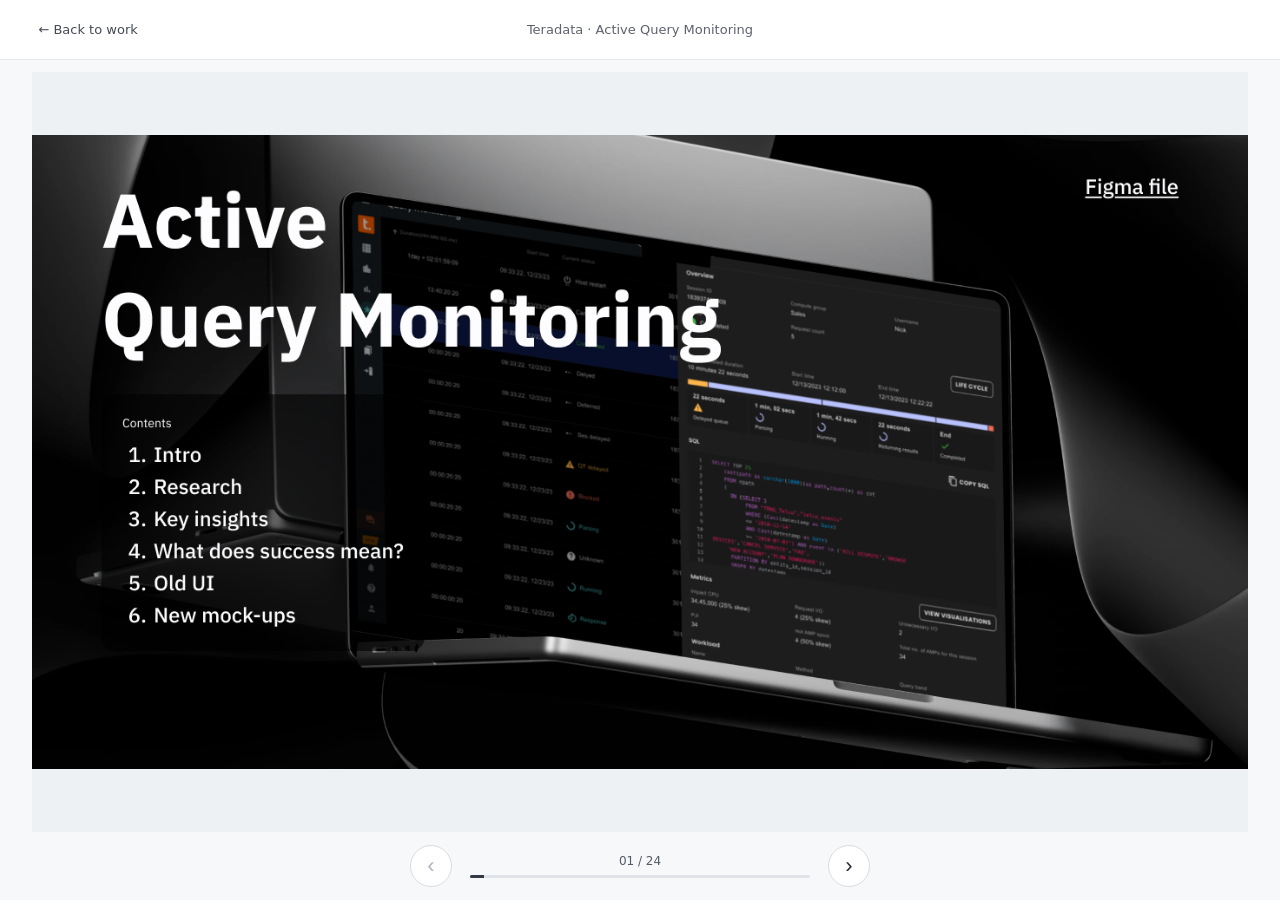
<file: case-study-aqm.html>
﻿<!DOCTYPE html>
<html lang="en">
<head>
  <meta charset="UTF-8" />
  <meta name="viewport" content="width=device-width, initial-scale=1.0" />
  <meta name="description" content="Teradata Active Query Monitoring case study — a 24-slide presentation." />
  <meta name="theme-color" content="#f7f8fa" />
  <link rel="icon" type="image/svg+xml" href="./favicon.svg" />
  <title>Teradata AQM Case Study — Saideep</title>
  <style>
    :root { color-scheme: light; font-family: Inter, ui-sans-serif, system-ui, -apple-system, BlinkMacSystemFont, "Segoe UI", sans-serif; color: #171923; background: #f7f8fa; }
    * { box-sizing: border-box; }
    html, body { width: 100%; height: 100%; margin: 0; }
    body { min-height: 100svh; display: flex; flex-direction: column; overflow: hidden; }
    .topbar { height: 60px; flex: 0 0 60px; padding: 0 clamp(16px, 3vw, 44px); display: grid; grid-template-columns: 1fr auto 1fr; align-items: center; border-bottom: 1px solid #e6e8ec; background: #fff; }
    .back-link { justify-self: start; color: #454a55; font-size: 13px; text-decoration: none; }
    .back-link:hover, .back-link:focus-visible { color: #111; text-decoration: underline; }
    .deck-title { color: #5d626d; font-size: 13px; }
    .deck { min-height: 0; flex: 1; display: flex; flex-direction: column; padding: 12px clamp(12px, 2.5vw, 36px) 0; }
    .slide-stage { min-height: 0; flex: 1; display: grid; place-items: center; background: #eef1f4; }
    .slide-image { display: block; width: auto; height: auto; max-width: 100%; max-height: 100%; object-fit: contain; aspect-ratio: 1400 / 731; background: #fff; }
    .controls { min-height: 68px; flex: 0 0 68px; display: flex; align-items: center; justify-content: center; gap: 18px; }
    .arrow { width: 42px; height: 42px; display: grid; place-items: center; border: 1px solid #d9dce2; border-radius: 50%; background: #fff; color: #252934; font-size: 22px; cursor: pointer; transition: background .15s ease, border-color .15s ease; }
    .arrow:hover:not(:disabled), .arrow:focus-visible { border-color: #aeb3bd; background: #f0f1f3; }
    .arrow:disabled { color: #aeb3bd; cursor: default; }
    .deck-status { width: min(340px, 42vw); display: grid; gap: 7px; }
    .deck-count { color: #555b66; font-size: 12px; font-variant-numeric: tabular-nums; text-align: center; }
    .progress { height: 3px; overflow: hidden; border-radius: 2px; background: #e1e3e8; }
    .progress-value { width: 4.167%; height: 100%; background: #333945; transition: width .2s ease; }
    .sr-only { position: absolute; width: 1px; height: 1px; padding: 0; margin: -1px; overflow: hidden; clip: rect(0, 0, 0, 0); white-space: nowrap; border: 0; }
    @media (max-width: 640px) {
      .topbar { height: 52px; flex-basis: 52px; }
      .deck-title { display: none; }
      .deck { padding: 8px 8px 0; }
      .controls { min-height: 60px; flex-basis: 60px; gap: 10px; }
      .arrow { min-width: 38px; height: 38px; }
    }
    @media (prefers-reduced-motion: reduce) { *, *::before, *::after { scroll-behavior: auto !important; transition-duration: .01ms !important; } }
  </style>
</head>
<body>
  <header class="topbar">
    <a class="back-link" href="./index.html">← Back to work</a>
    <span class="deck-title">Teradata · Active Query Monitoring</span>
  </header>
  <main class="deck" aria-label="Teradata Active Query Monitoring case study slides">
    <div class="slide-stage" id="slide-stage">
      <img class="slide-image" id="slide-image" src="./AQM%20case%20study%20assets/00-cover.png" width="1400" height="731" alt="Slide 1: Cover" fetchpriority="high" />
    </div>
    <nav class="controls" aria-label="Slide navigation">
      <button class="arrow" id="previous" type="button" aria-label="Previous slide" disabled>‹</button>
      <div class="deck-status">
        <span class="deck-count" id="deck-count">01 / 24</span>
        <div class="progress" role="progressbar" id="progress" aria-label="Slide progress" aria-valuemin="1" aria-valuemax="24" aria-valuenow="1"><div class="progress-value" id="progress-value"></div></div>
      </div>
      <button class="arrow" id="next" type="button" aria-label="Next slide">›</button>
    </nav>
  </main>
  <p class="sr-only" id="slide-announcement" aria-live="polite">Slide 1 of 24: Cover</p>
  <script>
    (() => {
      const slides = [
        ['00-cover.png', 'Cover'],
        ['01-intro.png', 'Introduction'],
        ['02-what-is-td-vcl.png', 'What is TD VCL?'],
        ['03-what-is-aqm.png', 'What is AQM?'],
        ['04-users.png', 'Users'],
        ['05-existing-knowledge.png', 'Existing knowledge'],
        ['06-comp-analysis.png', 'Competitive analysis'],
        ['07-all-main-insights.png', 'Main insights'],
        ['08-nsm.png', 'North Star Metric'],
        ['09-ideations.png', 'Ideations'],
        ['10-old-ui.png', 'Existing interface'],
        ['11-old-ui.png', 'Existing interface'],
        ['12-old-ui.png', 'Existing interface'],
        ['13-ideations.png', 'Ideations'],
        ['14-ideations.png', 'Ideations'],
        ['15-final-solution.png', 'Final solution'],
        ['16-mock-ups.png', 'Mock-up'],
        ['17-mock-ups.png', 'Mock-up'],
        ['18-mock-ups.png', 'Mock-up'],
        ['19-mock-ups.png', 'Mock-up'],
        ['20-mock-ups.png', 'Mock-up'],
        ['21-final-solution.png', 'Final solution'],
        ['22-final-solution.png', 'Final solution'],
        ['23-thank-you.png', 'Thank you']
      ];
      const image = document.getElementById('slide-image');
      const previous = document.getElementById('previous');
      const next = document.getElementById('next');
      const count = document.getElementById('deck-count');
      const progress = document.getElementById('progress');
      const progressValue = document.getElementById('progress-value');
      const announcement = document.getElementById('slide-announcement');
      let current = 0;

      function show(index) {
        current = Math.max(0, Math.min(slides.length - 1, index));
        const [file, title] = slides[current];
        image.src = `./AQM%20case%20study%20assets/${file}`;
        image.alt = `Slide ${current + 1}: ${title}`;
        count.textContent = `${String(current + 1).padStart(2, '0')} / ${String(slides.length).padStart(2, '0')}`;
        previous.disabled = current === 0;
        next.disabled = current === slides.length - 1;
        progressValue.style.width = `${((current + 1) / slides.length) * 100}%`;
        progress.setAttribute('aria-valuenow', String(current + 1));
        announcement.textContent = `Slide ${current + 1} of ${slides.length}: ${title}`;
      }

      previous.addEventListener('click', () => show(current - 1));
      next.addEventListener('click', () => show(current + 1));
      document.addEventListener('keydown', (event) => {
        if (event.altKey || event.ctrlKey || event.metaKey || event.target.closest('input, textarea, select, [contenteditable="true"]')) return;
        if (event.key === 'ArrowLeft') { event.preventDefault(); show(current - 1); }
        if (event.key === 'ArrowRight') { event.preventDefault(); show(current + 1); }
        if (event.key === 'Home') { event.preventDefault(); show(0); }
        if (event.key === 'End') { event.preventDefault(); show(slides.length - 1); }
      });

      let touchStartX = null;
      document.getElementById('slide-stage').addEventListener('touchstart', (event) => { touchStartX = event.changedTouches[0].clientX; }, { passive: true });
      document.getElementById('slide-stage').addEventListener('touchend', (event) => {
        if (touchStartX === null) return;
        const delta = event.changedTouches[0].clientX - touchStartX;
        if (Math.abs(delta) > 48) show(current + (delta < 0 ? 1 : -1));
        touchStartX = null;
      }, { passive: true });
    })();
  </script>
</body>
</html>
</file>
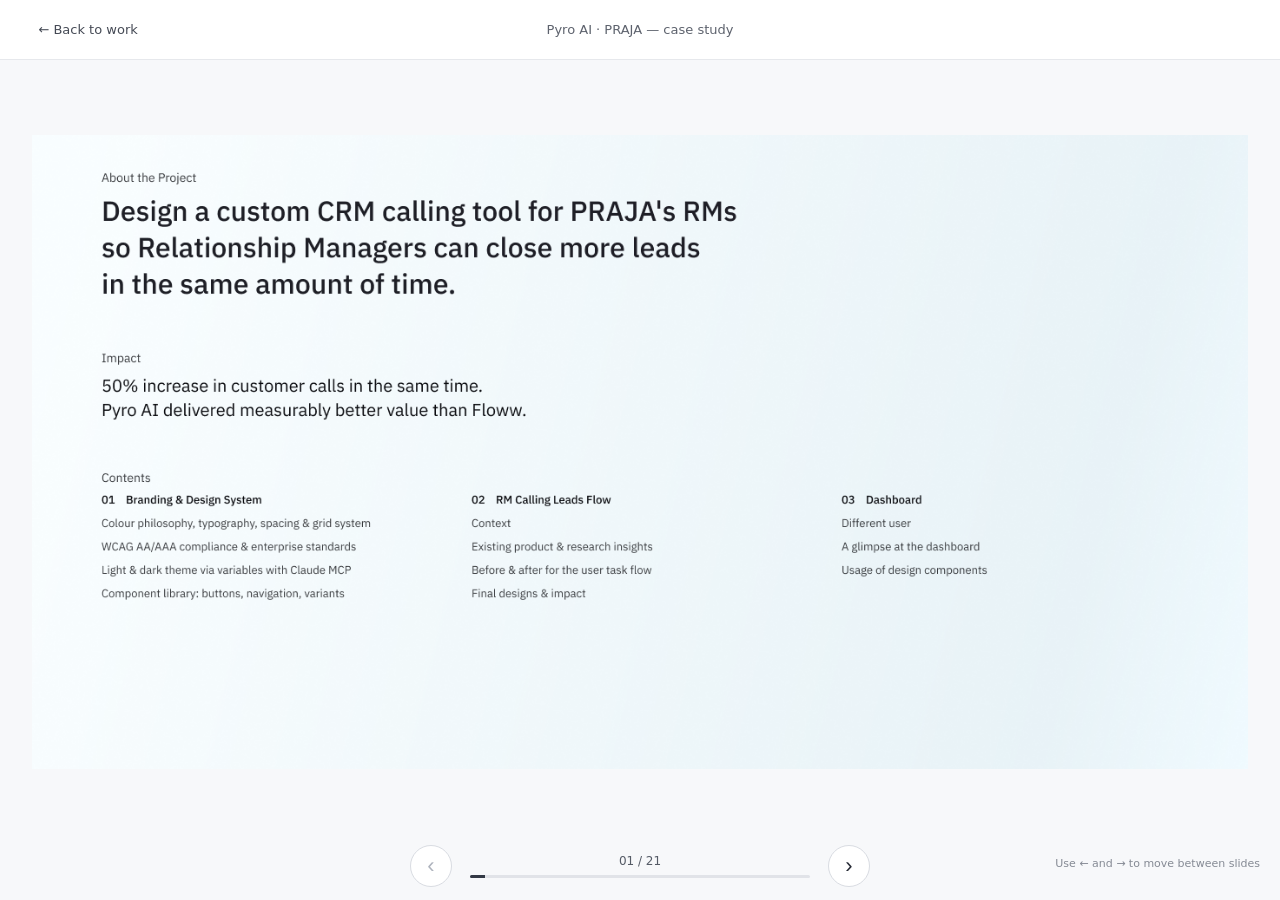
<file: case-study-pyro.html>
<!DOCTYPE html>
<html lang="en">
<head>
  <meta charset="UTF-8" />
  <meta name="viewport" content="width=device-width, initial-scale=1.0" />
  <meta name="description" content="Pyro AI's 21-slide case study: a CRM calling tool designed for PRAJA's Relationship Managers." />
  <meta name="theme-color" content="#f7f8fa" />
  <link rel="icon" type="image/svg+xml" href="./favicon.svg" />
  <title>Pyro AI Case Study — Saideep</title>
  <style>
    :root { color-scheme: light; font-family: Inter, ui-sans-serif, system-ui, -apple-system, BlinkMacSystemFont, "Segoe UI", sans-serif; color: #171923; background: #f7f8fa; }
    * { box-sizing: border-box; }
    html, body { width: 100%; height: 100%; margin: 0; }
    body { min-height: 100svh; display: flex; flex-direction: column; overflow: hidden; }
    .topbar { height: 60px; flex: 0 0 60px; padding: 0 clamp(16px, 3vw, 44px); display: grid; grid-template-columns: 1fr auto 1fr; align-items: center; border-bottom: 1px solid #e6e8ec; background: #fff; }
    .deck-title { color: #5d626d; font-size: 13px; }
    .back-link { justify-self: start; color: #454a55; font-size: 13px; text-decoration: none; }
    .back-link:hover, .back-link:focus-visible { color: #111; text-decoration: underline; }
    .deck { min-height: 0; flex: 1; display: flex; flex-direction: column; padding: 12px clamp(12px, 2.5vw, 36px) 0; }
    .slide-stage { min-height: 0; flex: 1; display: grid; place-items: center; }
    .slide-image { display: block; width: auto; height: auto; max-width: 100%; max-height: 100%; object-fit: contain; aspect-ratio: 1400 / 731; background: #edf3f5; }
    .slide-image.is-loading { opacity: .72; }
    .slide-copy { width: min(100%, 1400px, calc((100svh - 140px) * 1.915)); max-width: 100%; aspect-ratio: 1400 / 731; position: relative; overflow: hidden; background: linear-gradient(115deg, #f8fbfc 0%, #eaf5f9 100%); }
    .slide-copy-label { position: absolute; top: 7.5%; left: 7%; color: #535963; font-size: clamp(12px, 1.2vw, 18px); }
    .slide-copy h1 { position: absolute; top: 17%; left: 7%; max-width: 70%; margin: 0; color: #171923; font-size: clamp(38px, 5vw, 82px); font-weight: 700; letter-spacing: -.035em; line-height: 1.15; white-space: pre-line; }
    .controls { min-height: 68px; flex: 0 0 68px; display: flex; align-items: center; justify-content: center; gap: 18px; }
    .arrow { width: 42px; height: 42px; display: grid; place-items: center; border: 1px solid #d9dce2; border-radius: 50%; background: #fff; color: #252934; font-size: 22px; cursor: pointer; transition: background .15s ease, border-color .15s ease; }
    .arrow:hover:not(:disabled), .arrow:focus-visible { border-color: #aeb3bd; background: #f0f1f3; }
    .arrow:disabled { color: #aeb3bd; cursor: default; }
    .deck-status { width: min(340px, 42vw); display: grid; gap: 7px; }
    .deck-count { color: #555b66; font-size: 12px; font-variant-numeric: tabular-nums; text-align: center; }
    .progress { height: 3px; overflow: hidden; border-radius: 2px; background: #e1e3e8; }
    .progress-value { width: 4.545%; height: 100%; background: #333945; transition: width .2s ease; }
    .keyboard-hint { position: fixed; right: 20px; bottom: 19px; color: #858a94; font-size: 11px; }
    .sr-only { position: absolute; width: 1px; height: 1px; padding: 0; margin: -1px; overflow: hidden; clip: rect(0, 0, 0, 0); white-space: nowrap; border: 0; }
    @media (max-width: 640px) {
      .topbar { height: 52px; flex-basis: 52px; }
      .deck-title { display: none; }
      .deck { padding: 8px 8px 0; }
      .slide-stage { align-items: center; }
      .slide-copy { width: min(100%, 1400px, calc((100svh - 120px) * 1.915)); }
      .slide-copy h1 { max-width: 78%; font-size: clamp(34px, 9vw, 58px); }
      .controls { min-height: 60px; flex-basis: 60px; gap: 12px; }
      .arrow { width: 38px; height: 38px; }
      .keyboard-hint { display: none; }
    }
    @media (prefers-reduced-motion: reduce) { *, *::before, *::after { scroll-behavior: auto !important; transition-duration: .01ms !important; } }
  </style>
</head>
<body>
  <header class="topbar">
    <a class="back-link" href="./index.html">← Back to work</a>
    <span class="deck-title">Pyro AI · PRAJA — case study</span>
  </header>

  <main class="deck" aria-label="Pyro AI case study slides">
    <div class="slide-stage" id="slide-stage" aria-live="polite">
      <img class="slide-image is-loading" id="slide-image" src="./Pyro%20case%20study%20assets/Intro.png" width="1400" height="731" alt="Slide 1: About the project and case study contents" fetchpriority="high" />
      <div class="slide-copy" id="slide-copy" hidden>
        <span class="slide-copy-label" id="slide-copy-label">Impact</span>
        <h1 id="slide-copy-heading">Using UI components to solve the problem</h1>
      </div>
    </div>
    <nav class="controls" aria-label="Slide navigation">
      <button class="arrow" id="previous" type="button" aria-label="Previous slide" disabled>‹</button>
      <div class="deck-status">
        <span class="deck-count" id="deck-count">01 / 21</span>
        <div class="progress" role="progressbar" id="progress" aria-label="Slide progress" aria-valuemin="1" aria-valuemax="21" aria-valuenow="1"><div class="progress-value" id="progress-value"></div></div>
      </div>
      <button class="arrow" id="next" type="button" aria-label="Next slide">›</button>
    </nav>
  </main>
  <p class="keyboard-hint" aria-hidden="true">Use ← and → to move between slides</p>
  <p class="sr-only" id="slide-announcement" aria-live="polite">Slide 1 of 21</p>

  <script>
    (() => {
      const slides = [
        { file: 'Intro.png', alt: 'About the project: custom CRM calling tool for PRAJA relationship managers, with the case study contents and impact.' },
        { file: '01 — Branding & Design System.png', alt: 'Section 1: Branding and design system.' },
        { file: 'Problem.png', alt: 'How it started: the original Pyro site and the lead list they were trying to build.' },
        { file: 'Inspirations.png', alt: 'Inspirations from data-heavy office tools including Salesforce, Flexport, ServiceNow, and Uber Freight.' },
        { file: 'Foundations — Color, Type, Spacing.png', alt: 'Color foundations: black-first palette, Georgia and IBM Plex Sans typography, and an 8-point spacing grid.' },
        { file: 'Rationale— Color, Type, Spacing.png', alt: 'Rationale: semantic token names, WCAG AAA contrast, variable-driven theming, and a global-ready typeface.' },
        { file: 'Theming— Buttons, Navigation, A11Y.png', alt: 'Theming: one variable binding supports complete light and dark experiences.' },
        { file: 'Claude Screenshot.png', alt: 'Claude Desktop: using an AI co-pilot to build and document the design system.' },
        { file: 'Components — Buttons, Navigation, A11Y.png', alt: 'Design-system components including buttons, body headers, tables, and their configurable variants.' },
        { file: 'Main struture.png', alt: 'Structure of the tools: layer 1 categories stay in left navigation while the selected information uses the main workspace.' },
        { file: 'Feature.png', alt: 'Using UI components to solve the problem for PRAJA.' },
        { file: 'Context.png', alt: 'Context: PRAJA is Pyro AI’s first client; its Relationship Managers drive daily lead calls and revenue.' },
        { file: 'Existing.png', alt: 'Existing competitor: Floww lead list, lead details, and post-call feedback screens, followed by the goal to make calling more efficient.' },
        { file: 'Research.png', alt: 'Research: on-site RM shadowing, the Floww.AI tool, and team WhatsApp briefings.' },
        { file: 'Key Insights.png', alt: 'Three research insights: information overload during calls, no live progress counter, and too many steps after each call.' },
        { label: 'Impact', heading: 'Using UI components to solve\nthe problem', alt: 'Impact: using UI components to solve the problem.' },
        { file: 'Screens of Praja from Pyro design system-1.png', alt: 'Feature mock-ups: two versions of the Relationship Manager lead-calling screen.' },
        { file: 'Screens of Praja from Pyro design system-2.png', alt: 'Feature mock-ups: call-back scheduling, post-call feedback, and a break timer.' },
        { file: 'Dashboard.png', alt: 'Admin view: dashboard for the Head of Relationship Managers, with scrollable dashboard content.' },
        { file: 'Final Impact.png', alt: 'Outcome: 50% increase in lead conversion, creating more revenue for Praja with the same time and team.' },
        { file: 'Thank you.png', alt: 'Final slide: Thank You.' }
      ];
      const base = './Pyro%20case%20study%20assets/';
      const image = document.getElementById('slide-image');
      const slideCopy = document.getElementById('slide-copy');
      const slideCopyLabel = document.getElementById('slide-copy-label');
      const slideCopyHeading = document.getElementById('slide-copy-heading');
      const previous = document.getElementById('previous');
      const next = document.getElementById('next');
      const count = document.getElementById('deck-count');
      const progress = document.getElementById('progress');
      const progressValue = document.getElementById('progress-value');
      const announcement = document.getElementById('slide-announcement');
      const loaded = new Set([0]);
      let current = 0;

      image.addEventListener('load', () => image.classList.remove('is-loading'));
      image.addEventListener('error', () => image.classList.remove('is-loading'));
      if (image.complete) image.classList.remove('is-loading');

      function preload(index) {
        if (index < 0 || index >= slides.length || loaded.has(index) || !slides[index].file) return;
        loaded.add(index);
        const warm = new Image();
        warm.decoding = 'async';
        warm.src = base + encodeURIComponent(slides[index].file).replaceAll('%2F', '/');
      }

      function show(index) {
        current = Math.max(0, Math.min(slides.length - 1, index));
        const slide = slides[current];
        if (slide.file) {
          slideCopy.hidden = true;
          image.hidden = false;
          image.classList.add('is-loading');
          image.src = base + encodeURIComponent(slide.file).replaceAll('%2F', '/');
          image.alt = `Slide ${current + 1}: ${slide.alt}`;
        } else {
          image.hidden = true;
          image.classList.remove('is-loading');
          slideCopyLabel.textContent = slide.label;
          slideCopyHeading.textContent = slide.heading;
          slideCopy.setAttribute('aria-label', slide.alt);
          slideCopy.hidden = false;
        }
        count.textContent = `${String(current + 1).padStart(2, '0')} / ${String(slides.length).padStart(2, '0')}`;
        previous.disabled = current === 0;
        next.disabled = current === slides.length - 1;
        const percent = ((current + 1) / slides.length) * 100;
        progressValue.style.width = `${percent}%`;
        progress.setAttribute('aria-valuenow', String(current + 1));
        announcement.textContent = `Slide ${current + 1} of ${slides.length}. ${slide.alt}`;
        preload(current + 1);
      }

      previous.addEventListener('click', () => show(current - 1));
      next.addEventListener('click', () => show(current + 1));
      document.addEventListener('keydown', (event) => {
        if (event.altKey || event.ctrlKey || event.metaKey || event.target.closest('input, textarea, select, [contenteditable="true"]')) return;
        if (event.key === 'ArrowLeft') { event.preventDefault(); show(current - 1); }
        if (event.key === 'ArrowRight') { event.preventDefault(); show(current + 1); }
        if (event.key === 'Home') { event.preventDefault(); show(0); }
        if (event.key === 'End') { event.preventDefault(); show(slides.length - 1); }
      });

      let touchStartX = null;
      document.getElementById('slide-stage').addEventListener('touchstart', (event) => { touchStartX = event.changedTouches[0].clientX; }, { passive: true });
      document.getElementById('slide-stage').addEventListener('touchend', (event) => {
        if (touchStartX === null) return;
        const delta = event.changedTouches[0].clientX - touchStartX;
        if (Math.abs(delta) > 48) show(current + (delta < 0 ? 1 : -1));
        touchStartX = null;
      }, { passive: true });

      if ('requestIdleCallback' in window) requestIdleCallback(() => preload(1));
      else window.setTimeout(() => preload(1), 250);
    })();
  </script>
</body>
</html>
</file>
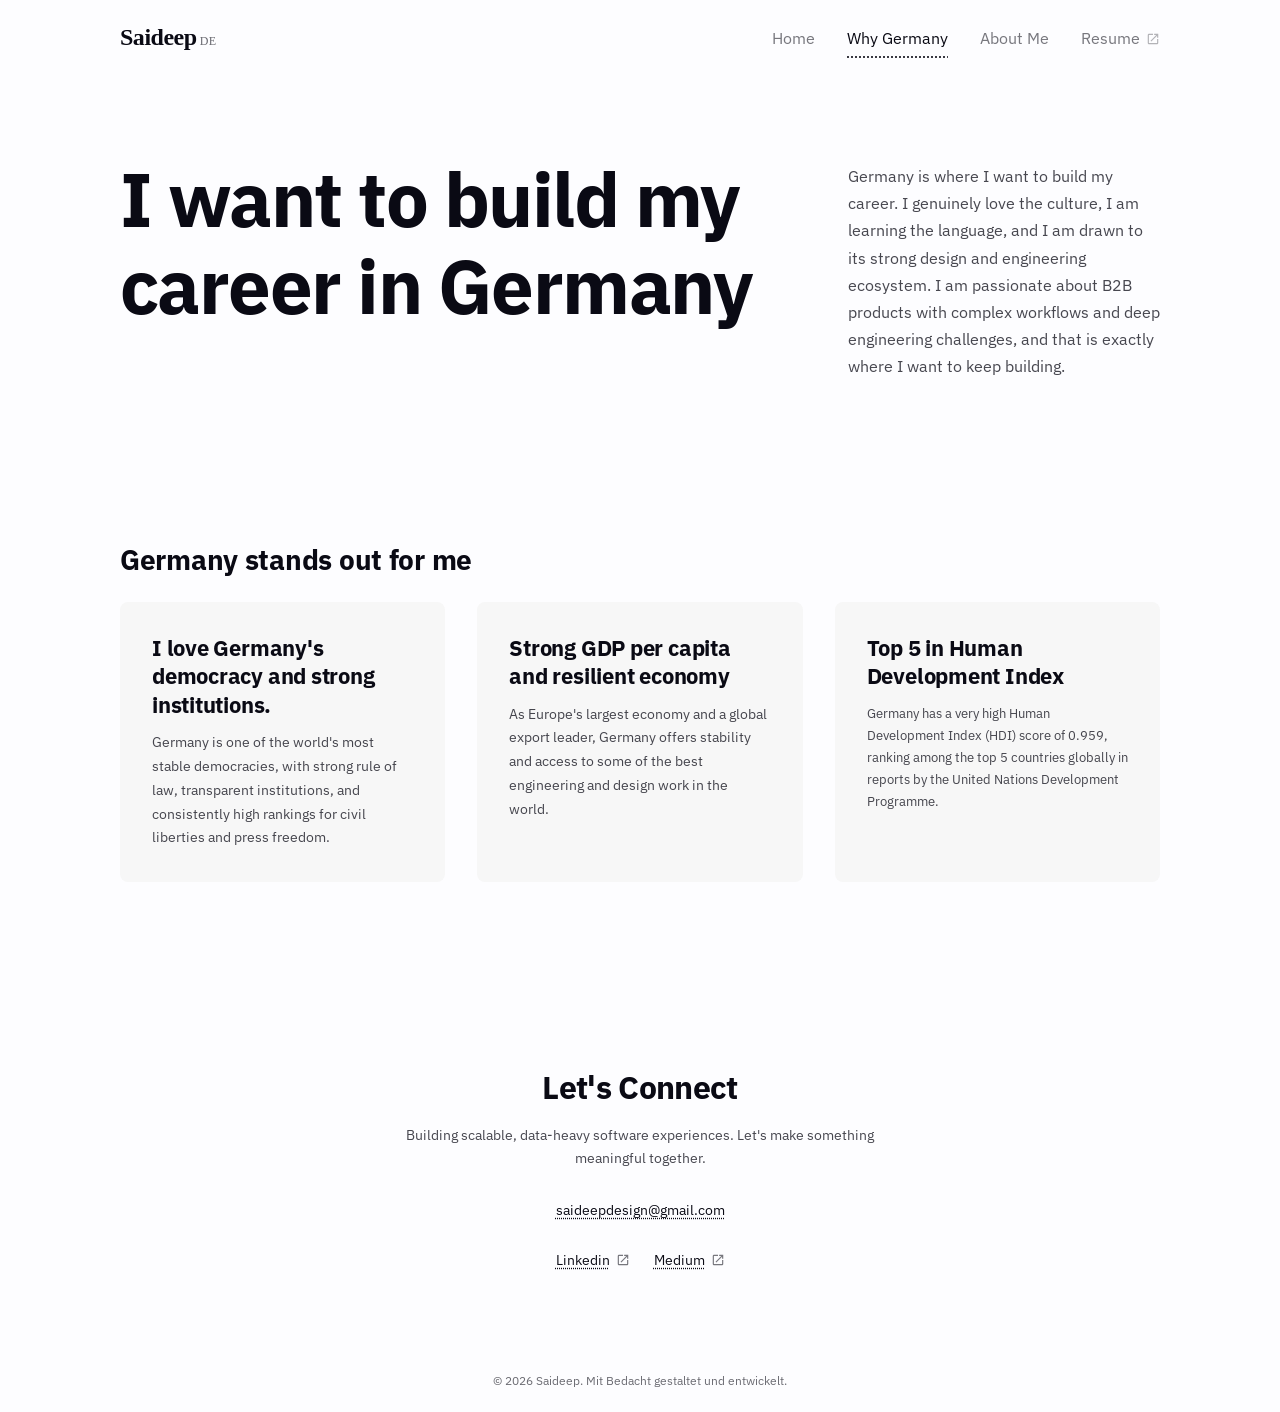
<file: whygermany.html>
﻿<!DOCTYPE html>
<html lang="en">
<head>
  <meta charset="UTF-8" />
  <meta name="viewport" content="width=device-width, initial-scale=1.0" />
  <title>Why Germany: Saideep</title>
  <meta name="description" content="Why Saideep Vangala wants to work and live in Germany." />
  <link rel="icon" type="image/svg+xml" href="favicon.svg" />
  <link rel="preconnect" href="https://fonts.googleapis.com" />
  <link rel="preconnect" href="https://fonts.gstatic.com" crossorigin />
  <link href="https://fonts.googleapis.com/css2?family=IBM+Plex+Sans:wght@400;500;600;700&display=swap" rel="stylesheet" />
  <link rel="stylesheet" href="portfolio-ds.css" />
  <script src="cursor.js" defer></script>
</head>
<body class="page-why">

  <!-- NAV (desktop) -->
  <nav>
    <a class="nav-logo" href="./index.html">Saideep<span class="logo-suffix">DE</span></a>
    <ul class="nav-links">
      <li><a href="./index.html">Home</a></li>
      <li><a href="./whygermany.html" class="active why-Germany">Why Germany</a></li>
      <li><a href="./aboutme.html">About Me</a></li>
      <li><a href="./Saideep_Vangala_GER.pdf" target="_blank" rel="noopener">Resume <svg xmlns="http://www.w3.org/2000/svg" width="14" height="14" viewBox="0 0 24 24" fill="currentColor" class="icon-external-link"><path d="M19 19H5V5h7V3H5a2 2 0 00-2 2v14a2 2 0 002 2h14a2 2 0 002-2v-7h-2v7zM14 3v2h3.59l-9.83 9.83 1.41 1.41L19 6.41V10h2V3h-7z"/></svg></a></li>
    </ul>
  </nav>

  <!-- NAV (mobile bottom bar) -->
  <nav class="mobile-nav">
    <a href="./index.html"><span class="mobile-nav-label">Home</span></a>
    <a href="./whygermany.html" class="active"><span class="mobile-nav-label">Why Germany</span></a>
    <a href="./aboutme.html"><span class="mobile-nav-label">About Me</span></a>
    <a href="./Saideep_Vangala_GER.pdf" target="_blank" rel="noopener"><span class="mobile-nav-label">Resume <svg xmlns="http://www.w3.org/2000/svg" width="14" height="14" viewBox="0 0 24 24" fill="currentColor" class="icon-external-link"><path d="M19 19H5V5h7V3H5a2 2 0 00-2 2v14a2 2 0 002 2h14a2 2 0 002-2v-7h-2v7zM14 3v2h3.59l-9.83 9.83 1.41 1.41L19 6.41V10h2V3h-7z"/></svg></span></a>
  </nav>

  <div class="page">

    <!-- HERO -->
    <!-- Mobile only: flag-splash (full-bleed dark-overlaid flag, 1s shine sweep,
         plays once) sits beneath hero-block, which starts hidden below the
         viewport and rises to cover it right as the shine finishes. Flag is
         never seen again until reload. No-op on tablet/desktop (see portfolio-ds.css). -->
    <div class="hero-intro-wrap">
      <div class="flag-splash" aria-hidden="true">
        <img src="images/german-flag-wide.png" alt="" class="flag-splash-img" />
      </div>
      <div class="hero-block">
        <div class="hero-heading-wrap">
          <h1 class="display-heading">I want to build my career in Germany</h1>
        </div>
        <div class="hero-block-copy">
          <p>Germany is where I want to build my career. I genuinely love the culture, I am learning the language, and I am drawn to its strong design and engineering ecosystem. I am passionate about B2B products with complex workflows and deep engineering challenges, and that is exactly where I want to keep building.</p>
        </div>
      </div>
    </div>

    <!-- Understanding Germany's economy — hidden for now (revisit later), not deleted -->
    <div style="display:none;">
      <h2 class="section-title">Understanding Germany's economy</h2>
      <div class="culture-grid">

        <div class="culture-card">
          <img class="culture-img" src="images/money_n_macro.png" alt="Money & Macro: Why Germany's economy is much stronger than you think" />
          <div class="culture-body">
            <p class="culture-tag">Money &amp; Macro</p>
            <h3>Why Germany's economy is much stronger than you think</h3>
          </div>
        </div>

        <div class="culture-card">
          <img class="culture-img" src="images/economics%20explained%20Germany.png" alt="Economics Explained: Don't Underestimate the German Economy" />
          <div class="culture-body">
            <p class="culture-tag">Economics Explained</p>
            <h3>Don't Underestimate the German Economy</h3>
          </div>
        </div>

      </div>
    </div>

    <!-- Why Germany: VALUES -->
    <div>
      <h2 class="section-title">Germany stands out for me</h2>
      <div class="reason-grid">
        <div class="reason-card">
          <h3>I love Germany's democracy and strong institutions.</h3>
          <p>Germany is one of the world's most stable democracies, with strong rule of law, transparent institutions, and consistently high rankings for civil liberties and press freedom.</p>
        </div>
        <div class="reason-card">
          <h3>Strong GDP per capita and resilient economy</h3>
          <p>As Europe's largest economy and a global export leader, Germany offers stability and access to some of the best engineering and design work in the world.</p>
        </div>
        <div class="reason-card">
          <h3>Top 5 in Human Development Index</h3>
          <p style="font-size:13px; color:var(--color-text-secondary);">Germany has a very high Human Development Index (HDI) score of 0.959, ranking among the top 5 countries globally in reports by the United Nations Development Programme.</p>
        </div>
      </div>
    </div>

    <!-- STATS — hidden for now (revisit later), not deleted -->
    <div style="display:none;">
      <h2 class="section-title">By the numbers</h2>
      <div class="stat-row">
        <div class="stat-card">
          <div class="stat-number">High</div>
          <div class="stat-label">GDP per capita and strong purchasing power</div>
        </div>
        <div class="stat-card">
          <div class="stat-number">Large</div>
          <div class="stat-label">European economy with global influence</div>
        </div>
        <div class="stat-card">
          <div class="stat-number">Strong</div>
          <div class="stat-label">Innovation, engineering, and design ecosystem</div>
        </div>
      </div>
    </div>

    <!-- CONNECT -->
    <div class="connect">
      <h2>Let's Connect</h2>
      <p class="connect-sub">Building scalable, data-heavy software experiences. Let's make something meaningful together.</p>
      <div class="connect-links">
        <a href="mailto:saideepdesign@gmail.com">saideepdesign@gmail.com</a>
        <div class="connect-social">
          <a href="https://www.linkedin.com/in/saideep-vangala/" target="_blank" rel="noopener">Linkedin <svg xmlns="http://www.w3.org/2000/svg" width="14" height="14" viewBox="0 0 24 24" fill="currentColor" class="icon-external-link"><path d="M19 19H5V5h7V3H5a2 2 0 00-2 2v14a2 2 0 002 2h14a2 2 0 002-2v-7h-2v7zM14 3v2h3.59l-9.83 9.83 1.41 1.41L19 6.41V10h2V3h-7z"/></svg></a>
          <a href="https://medium.com/@saideepdesign" target="_blank" rel="noopener">Medium <svg xmlns="http://www.w3.org/2000/svg" width="14" height="14" viewBox="0 0 24 24" fill="currentColor" class="icon-external-link"><path d="M19 19H5V5h7V3H5a2 2 0 00-2 2v14a2 2 0 002 2h14a2 2 0 002-2v-7h-2v7zM14 3v2h3.59l-9.83 9.83 1.41 1.41L19 6.41V10h2V3h-7z"/></svg></a>
        </div>
      </div>
    </div>

  </div>

  <footer>© 2026 Saideep. Mit Bedacht gestaltet und entwickelt.</footer>

</body>
</html>
</file>
<file: portfolio-ds.css>
/* ==========================================================================
   PORTFOLIO-DS — Saideep × Germany design system
   One shared stylesheet for index.html, aboutme.html, whygermany.html.

   Structure:
   1. TOKENS     — primitives, then semantic tokens built on top of them
   2. BASE       — reset + global element defaults
   3. ATOMS      — smallest reusable pieces (logo, nav link, button, tag, icon sizing, progress bar)
   4. MOLECULES  — page-specific composite components (cards), grouped by the page they belong to
   5. TEMPLATES  — page-level containers. A few values (section-title size, .page gap, .connect
                   container) genuinely differ per page, so those are scoped under body.page-home /
                   body.page-about / body.page-why rather than forced into one shared value.
   6. RESPONSIVE — breakpoints: ≤960px (tablet), ≤600px (mobile)

   Each HTML page needs exactly one line in <head>:
     <link rel="stylesheet" href="portfolio-ds.css" />
   and a page-identifying class on <body>: page-home / page-about / page-why.
   ========================================================================== */


/* ── 1. TOKENS ─────────────────────────────────────────────────────────── */

:root {
  /* Primitives — raw values, not referenced directly outside this block */
  --color-white:    #FFFFFF;
  --color-gray-25:  #FDFDFF;
  --color-gray-50:  #F7F7F7;
  --color-gray-75:  #F0F4FF;
  --color-gray-100: #EBEBEB;
  --color-gray-150: #E8E8E8;
  --color-gray-200: #DDDDDD;
  --color-ink:      #0A0A14;
  --color-ink-rgb:  10, 10, 20;
  --color-black:    #000000;

  --font-sans:  'IBM Plex Sans', sans-serif;
  --font-serif: Georgia, serif;

  --font-size-11: 11px; --font-size-12: 12px; --font-size-13: 13px; --font-size-14: 14px;
  --font-size-15: 15px; --font-size-16: 16px; --font-size-18: 18px; --font-size-22: 22px; --font-size-24: 24px; --font-size-28: 28px;
  --font-size-30: 30px; --font-size-32: 32px; --font-size-36: 36px; --font-size-40: 40px;
  --font-size-48: 48px; --font-size-56: 56px; --font-size-72: 72px; --font-size-76: 76px;

  --font-weight-regular: 400; --font-weight-medium: 500;
  --font-weight-semibold: 600; --font-weight-bold: 700;

  --line-height-tight: 1.1; --line-height-display: 1.15; --line-height-snug: 1.3;
  --line-height-normal: 1.5; --line-height-relaxed: 1.6; --line-height-loose: 1.7;

  --tracking-tight: -0.02em; --tracking-snug: -0.01em;
  --tracking-wide: 0.03em; --tracking-wider: 0.08em;

  /* Spacing — 8px base unit. --space-half is the one sanctioned exception
     for micro adjustments (icon gaps); never use it between cards/sections. */
  --space-half: 4px; --space-1: 8px; --space-2: 16px; --space-3: 24px;
  --space-4: 32px; --space-5: 40px; --space-6: 48px; --space-7: 56px;
  --space-8: 64px; --space-9: 72px; --space-10: 80px; --space-11: 96px;
  --space-12: 120px; --space-13: 160px;

  --radius-sm: 4px; --radius-md: 8px; --radius-full: 999px;
  --ease-standard: 0.15s ease; --ease-standard-md: 0.2s ease;

  /* Semantic — components should consume these, not the primitives above */
  --color-bg-canvas:              var(--color-gray-25);
  --color-bg-surface:              var(--color-gray-75);
  --color-bg-card:                var(--color-gray-50);
  --color-bg-tag:                 var(--color-gray-100);
  --color-bg-image-placeholder:   var(--color-gray-150);
  --color-bg-image-placeholder-2: var(--color-gray-200);
  --color-bg-overlay-scrim:       rgba(0, 0, 0, 0.3);
  --color-bg-overlay-scrim-hover: rgba(0, 0, 0, 0.45);
  --color-bg-hover-wash:          rgba(var(--color-ink-rgb), 0.04);
  --color-bg-track:               rgba(var(--color-ink-rgb), 0.12);

  /* Text — contrast ratios measured against --color-bg-canvas (#FDFDFF) */
  --color-text-primary:   var(--color-ink);                 /* 19.4:1 — AAA */
  --color-text-secondary: rgba(var(--color-ink-rgb), 0.75); /* 9.1:1  — AAA */
  --color-text-tertiary:  rgba(var(--color-ink-rgb), 0.6);  /* 5.2:1  — AA  */
  --color-text-on-dark:   var(--color-white);
  /* NOTE: components below still use 0.55 alpha in a couple of spots to match
     today's live rendering exactly (mobile-nav inactive state, resume-icon
     opacity). That measures ~4.36:1, just under AA's 4.5:1 floor for normal
     text. --color-text-tertiary above is the corrected token (~5.2:1) — adopt
     it the next time those specific rules get touched. */

  --color-border: var(--color-gray-150);
  --shadow-mobile-nav: 0 -2px 8px rgba(0, 0, 0, 0.06);

  --space-page-margin:        var(--space-12);
  --space-page-margin-tablet: var(--space-5);
  --space-page-margin-mobile: var(--space-3);
  --space-section-gap:        var(--space-10);
  --space-card-padding-lg:    var(--space-4);
  --space-card-padding-md:    var(--space-2);
  --space-card-gap-roomy:     var(--space-10);
  --space-card-gap-cozy:      var(--space-6);
  --space-card-gap-tight:     var(--space-4);

  --radius-card: var(--radius-md);
  --radius-pill: var(--radius-full);
}


/* ── 2. BASE ───────────────────────────────────────────────────────────── */

*, *::before, *::after { box-sizing: border-box; margin: 0; padding: 0; }

body {
  font-family: var(--font-sans);
  background: var(--color-bg-canvas);
  color: var(--color-text-primary);
  -webkit-font-smoothing: antialiased;
}

a { text-decoration: none; color: inherit; }


/* ── 3. ATOMS ──────────────────────────────────────────────────────────── */

/* Logo / wordmark */
.nav-logo {
  font-size: var(--font-size-24);
  font-weight: var(--font-weight-bold);
  color: var(--color-text-primary);
  letter-spacing: var(--tracking-tight);
  display: flex;
  align-items: baseline;
  gap: 3px; /* micro, intentionally off-grid */
  font-family: var(--font-serif);
}

.nav-logo .logo-suffix {
  font-size: var(--font-size-12);
  font-weight: var(--font-weight-regular);
  opacity: 0.6;
  letter-spacing: var(--tracking-wide);
}

/* Display heading — large hero-style headline, reusable across pages.
   Responsive sizing (72px tablet / 56px mobile) lives with this class
   in §6 RESPONSIVE, not on the page-specific container. */
.display-heading {
  font-size: var(--font-size-76);
  font-weight: var(--font-weight-bold);
  line-height: var(--line-height-display);
  letter-spacing: var(--tracking-tight);
}

/* Desktop nav bar + nav links (identical on every page) */
nav {
  display: flex;
  align-items: center;
  justify-content: space-between;
  padding: var(--space-3) var(--space-page-margin);
  max-width: 1440px;
  margin: 0 auto;
}

.nav-links {
  display: flex;
  align-items: center;
  gap: var(--space-4);
  list-style: none;
}

.nav-links a {
  font-size: var(--font-size-16);
  font-weight: var(--font-weight-regular);
  color: var(--color-text-primary);
  opacity: 0.55;
  text-decoration: none;
  transition: opacity var(--ease-standard);
}

.nav-links a.active {
  opacity: 1;
  text-decoration: underline;
  text-decoration-style: dotted;
  text-underline-offset: 13px;
  text-decoration-color: var(--color-text-primary);
}

.nav-links a:hover:not(.active) {
  opacity: 1;
  text-decoration: underline;
  text-decoration-style: dotted;
  text-underline-offset: 13px;
  text-decoration-color: var(--color-text-primary);
}

/* External-link icon (used inline next to "Resume" in nav, and social links in Connect) */
.icon-external-link { opacity: 0.55; vertical-align: middle; margin-left: 2px; transition: opacity var(--ease-standard); }
a:hover .icon-external-link { opacity: 1; }

/* Pill tag — work-tag is the only background-filled pill in the system */
.work-tag {
  font-size: var(--font-size-12);
  font-weight: var(--font-weight-regular);
  color: var(--color-text-secondary);
  background: var(--color-bg-tag);
  padding: var(--space-half) 10px;
  border-radius: var(--radius-pill);
  display: inline-block;
}

/* Outline button — "View Case Study →" */
.work-btn {
  display: inline-flex;
  align-items: center;
  gap: var(--space-1);
  padding: var(--space-2);
  border: 1px dashed var(--color-text-primary);
  border-radius: var(--radius-card);
  font-size: var(--font-size-14);
  font-weight: var(--font-weight-regular);
  color: var(--color-text-primary);
  background: transparent;
  cursor: pointer;
  transition: background var(--ease-standard);
  text-decoration: none;
}

.work-btn:hover { background: var(--color-bg-hover-wash); }
.work-btn svg { width: 14px; height: 14px; flex-shrink: 0; }

.work-btn.is-disabled {
  color: var(--color-text-tertiary);
  border-color: var(--color-text-tertiary);
  cursor: not-allowed;
  pointer-events: none;
}

/* Play button — overlays a video thumbnail */
.play-btn {
  position: absolute;
  inset: 0;
  display: flex;
  align-items: center;
  justify-content: center;
  background: var(--color-bg-overlay-scrim);
  transition: background var(--ease-standard-md);
}

.play-btn:hover { background: var(--color-bg-overlay-scrim-hover); }
.play-btn svg { width: 48px; height: 48px; fill: var(--color-text-on-dark); opacity: 0.9; }

/* Progress bar — language proficiency indicator */
.lang-bar-wrap { margin-top: var(--space-half); }

.lang-bar {
  height: 4px;
  background: var(--color-bg-track);
  border-radius: var(--radius-pill);
  overflow: hidden;
}

.lang-bar-fill {
  height: 100%;
  background: var(--color-text-primary);
  border-radius: var(--radius-pill);
}

.lang-label { font-size: var(--font-size-13); color: var(--color-text-tertiary); margin-top: 6px; }

/* Mobile bottom nav bar (identical on every page) */
.mobile-nav {
  display: none;
  position: fixed;
  bottom: 0; left: 0; right: 0;
  z-index: 100;
  background: var(--color-bg-canvas);
  box-shadow: var(--shadow-mobile-nav);
  padding: 0 0 env(safe-area-inset-bottom, 0px) 0;
  align-items: stretch;
}

.mobile-nav a {
  flex: 1;
  display: flex;
  justify-content: center;
  min-height: 44px;
  padding: 0 12px;
  font-size: var(--font-size-14);
  font-weight: var(--font-weight-regular);
  color: var(--color-text-primary);
  text-decoration: none;
}

/* Shrink-wraps to the label's own text/icon width, and stretches to the
   full tab height (via the parent's default align-items: stretch) so the
   active indicator below can size and position itself off this box alone. */
.mobile-nav-label {
  position: relative;
  display: inline-flex;
  align-items: center;
  gap: 6px;
}

.mobile-nav a.active {
  font-weight: var(--font-weight-medium);
}

.mobile-nav a.active .mobile-nav-label::before {
  content: '';
  position: absolute;
  top: 0; left: 0; right: 0;
  border-top: 2px dotted var(--color-text-primary);
}

/* Connect block — inner elements (shared verbatim across all 3 pages;
   the outer container is scoped per page in §5 TEMPLATES) */
.connect h2 { font-size: var(--font-size-32); font-weight: var(--font-weight-bold); letter-spacing: var(--tracking-tight); }

.connect-sub {
  font-size: var(--font-size-14);
  color: var(--color-text-secondary);
  line-height: var(--line-height-relaxed);
  max-width: 520px;
  margin-top: -16px; /* micro, intentionally off-grid: pulls sub-line closer to heading */
}

.connect-links { display: flex; flex-direction: column; align-items: center; gap: var(--space-4); }

.connect-links a {
  font-size: var(--font-size-14);
  color: var(--color-text-primary);
  text-decoration: underline;
  text-decoration-style: dotted;
  text-underline-offset: 3px;
}

.connect-social { display: flex; gap: var(--space-3); }
.connect-social a {
  display: inline-flex;
  align-items: center;
  gap: 4px;
  font-size: var(--font-size-14);
  color: var(--color-text-primary);
  text-decoration: underline;
  text-decoration-style: dotted;
  text-underline-offset: 3px;
  text-decoration-color: var(--color-text-primary);
}

/* Footer (identical on every page) */
footer {
  text-align: center;
  padding: var(--space-3) var(--space-page-margin);
  font-size: var(--font-size-12);
  color: var(--color-text-tertiary);
}


/* ── 4. MOLECULES ──────────────────────────────────────────────────────── */

/* — Home: hero — */
@keyframes hero-entrance {
  from { opacity: 0.5; transform: translateY(20px); }
  to   { opacity: 1; transform: translateY(0); }
}

.hero {
  max-width: 1440px;
  margin: 0 auto;
  padding: var(--space-13) var(--space-page-margin) var(--space-12);
  display: flex;
  flex-direction: row;
  align-items: flex-start;
  justify-content: space-between;
  gap: var(--space-13);
  animation: hero-entrance 0.6s ease-out both;
}

.hero-text { flex: 1; }

.hero h1 {
  font-size: var(--font-size-56);
  font-weight: var(--font-weight-bold);
  line-height: var(--line-height-tight);
  letter-spacing: var(--tracking-tight);
  margin-bottom: var(--space-2);
}

.hero-sub { font-size: var(--font-size-14); color: var(--color-text-tertiary); line-height: var(--line-height-relaxed); }
.hero-sub strong { color: var(--color-text-primary); font-size: var(--font-size-20); font-weight: var(--font-weight-bold); }
.hero-prev { font-size: var(--font-size-14); color: var(--color-text-tertiary); margin-top: var(--space-4); }
.hero-prev-companies { color: var(--color-text-primary); font-weight: var(--font-weight-semibold); }

.home-facts {
  max-width: 1440px;
  margin: 0 auto var(--space-10);
  padding: 0 var(--space-page-margin);
  display: grid;
  grid-template-columns: repeat(3, minmax(0, 1fr));
  gap: var(--space-card-gap-roomy);
}
.home-fact { background: var(--color-bg-card); padding: var(--space-3); min-height: 112px; }
.home-fact h2 { font-size: var(--font-size-16); font-weight: var(--font-weight-bold); line-height: var(--line-height-snug); margin-bottom: var(--space-1); }
.home-fact p { font-size: var(--font-size-16); color: var(--color-text-secondary); line-height: var(--line-height-relaxed); }


.home-expertise { max-width: 1440px; margin: 0 auto; padding: 0 var(--space-page-margin); }
.home-expertise .section-title { font-size: var(--font-size-24); font-weight: var(--font-weight-bold); letter-spacing: var(--tracking-snug); margin-bottom: var(--space-5); }
.home-expertise-grid { display: grid; grid-template-columns: repeat(2, minmax(0, 1fr)); gap: var(--space-card-gap-cozy); }
.expertise-card { background: var(--color-bg-card); border-radius: var(--radius-card); padding: var(--space-card-padding-lg); }
.expertise-card h3 { font-size: var(--font-size-22); font-weight: var(--font-weight-bold); line-height: var(--line-height-snug); margin-bottom: var(--space-3); }
.expertise-tags { display: flex; flex-wrap: wrap; gap: var(--space-2); list-style: none; padding: 0; margin: 0; }
.expertise-tags li { background: var(--color-bg-tag); border-radius: var(--radius-pill); color: var(--color-text-secondary); font-size: var(--font-size-14); line-height: var(--line-height-normal); padding: var(--space-1) var(--space-2); }

.hero-photo {
  width: 28%;
  flex-shrink: 0;
  border-radius: var(--radius-card);
  overflow: hidden;
  background: var(--color-bg-card);
  aspect-ratio: 4/3.5;
}

.hero-photo img {
  width: 100%; height: 100%;
  object-fit: cover;
  object-position: top center;
  display: block;
}

/* — Home: work cards — */
.work-grid { display: grid; grid-template-columns: 1fr 1fr; gap: var(--space-card-gap-roomy); }

.work-card {
  background: var(--color-bg-card);
  border-radius: var(--radius-card);
  overflow: hidden;
  display: flex;
  flex-direction: row;
  cursor: pointer;
}

.work-card-image { width: 42%; flex-shrink: 0; overflow: hidden; background: var(--color-bg-image-placeholder); }
.work-card-image img { width: 100%; height: 100%; object-fit: cover; display: block; }

/* Placeholder gradient thumbnail, for cards without a real screenshot yet */
.work-card-image.placeholder-gradient {
  background: linear-gradient(135deg, #14171a 0%, #2c2c34 50%, #52525b 100%);
  display: flex;
  align-items: center;
  justify-content: center;
}

.coming-soon {
  font-size: var(--font-size-24);
  font-weight: var(--font-weight-bold);
  line-height: var(--line-height-tight);
  letter-spacing: var(--tracking-wide);
  text-transform: uppercase;
  text-align: center;
  color: var(--color-text-on-dark);
  opacity: 0.85;
}

.work-card-content {
  flex: 1;
  padding: var(--space-card-padding-md);
  display: flex;
  flex-direction: column;
  gap: var(--space-2);
  align-items: flex-start;
}

.work-card-body { display: flex; flex-direction: column; gap: var(--space-1); }
.work-card-body h3 { font-size: var(--font-size-16); font-weight: var(--font-weight-bold); line-height: var(--line-height-snug); letter-spacing: var(--tracking-snug); color: var(--color-text-primary); }
.work-card-body p { font-size: var(--font-size-14); color: var(--color-text-secondary); line-height: var(--line-height-relaxed); }

/* — Home: "why norway" preview cards — */
.why-grid { display: grid; grid-template-columns: 1fr 1fr; gap: var(--space-card-gap-tight); }
.why-card { background: var(--color-bg-card); border-radius: var(--radius-card); padding: var(--space-card-padding-lg); }
.why-card.full { grid-column: 1 / -1; }
.why-card .icon { font-size: var(--font-size-24); margin-bottom: var(--space-2); }
.why-card h3 { font-size: var(--font-size-16); font-weight: var(--font-weight-bold); line-height: var(--line-height-snug); margin-bottom: 10px; letter-spacing: var(--tracking-snug); }
.why-card p { font-size: var(--font-size-14); color: var(--color-text-secondary); line-height: var(--line-height-loose); }

/* — Home: journey cards — */
.journey-grid { display: grid; grid-template-columns: repeat(3, 1fr); gap: var(--space-card-gap-tight); }
.journey-card { background: var(--color-bg-card); border-radius: var(--radius-card); overflow: hidden; }
.journey-card-img { width: 100%; aspect-ratio: 16/9; object-fit: cover; display: block; background: var(--color-bg-image-placeholder-2); }
.journey-card-body { padding: var(--space-2); display: flex; flex-direction: column; gap: 6px; }
.journey-tag { font-size: var(--font-size-12); font-weight: var(--font-weight-semibold); color: var(--color-text-tertiary); text-transform: uppercase; letter-spacing: var(--tracking-wider); }
.journey-card-body h3 { font-size: var(--font-size-15); font-weight: var(--font-weight-bold); line-height: var(--line-height-snug); color: var(--color-text-primary); }
.journey-card-body p { font-size: var(--font-size-14); color: var(--color-text-secondary); line-height: var(--line-height-relaxed); }

/* — About: teaching — */
.teaching-grid { display: grid; grid-template-columns: 1fr 1fr; gap: var(--space-card-gap-cozy); }
.teaching-item { display: flex; flex-direction: column; gap: var(--space-1); }

.video-wrap { position: relative; border-radius: var(--radius-card); overflow: hidden; background: var(--color-black); aspect-ratio: 16/9; }
.video-wrap video { width: 100%; height: 100%; object-fit: cover; display: block; }

.designerrs-wrap {
  border-radius: var(--radius-card);
  overflow: hidden;
  background: var(--color-white);
  border: 1px solid var(--color-border);
  aspect-ratio: 16/9;
  display: flex;
  align-items: center;
  justify-content: center;
  padding: var(--space-4);
}
.designerrs-wrap img { max-width: 70%; max-height: 70%; object-fit: contain; }

.item-label { font-size: var(--font-size-14); color: var(--color-text-secondary); line-height: var(--line-height-normal); }

/* — About: reading — */
.reading-section { background: var(--color-bg-canvas); padding: var(--space-4) 0; }
.reading-grid { display: grid; grid-template-columns: 1fr 1fr; gap: var(--space-card-gap-cozy); }
.book-item { display: flex; flex-direction: column; gap: var(--space-1); }
.book-cover { border-radius: var(--radius-card); overflow: hidden; background: var(--color-bg-card); aspect-ratio: 3/4; max-height: 280px; }
.book-cover img { width: 100%; height: 100%; object-fit: contain; display: block; }
.book-tag { font-size: var(--font-size-13); color: var(--color-text-tertiary); }
.book-title { font-size: var(--font-size-14); font-weight: var(--font-weight-medium); color: var(--color-text-primary); }

/* — About: hobbies — */
.hobbies-grid { display: grid; grid-template-columns: 1fr 1fr; gap: var(--space-card-gap-cozy); max-width: 1440px; margin-inline: auto; }
.hobby-item { display: flex; flex-direction: column; gap: var(--space-1); }
.hobby-img { border-radius: var(--radius-card); overflow: hidden; background: var(--color-bg-card); height: 320px; padding: var(--space-2); }
.hobby-img img { width: 100%; height: 100%; object-fit: cover; display: block; border-radius: var(--radius-sm); }
.hobby-tag { font-size: var(--font-size-15); color: var(--color-text-tertiary); }
.hobby-title { font-size: var(--font-size-16); font-weight: var(--font-weight-medium); color: var(--color-text-primary); }

/* — Why Germany: hero — */
.hero-block {
  display: flex;
  flex-direction: row;
  align-items: flex-start;
  justify-content: space-between;
  gap: var(--space-6);
  animation: hero-entrance 0.6s ease-out both; /* desktop/tablet only — mobile overrides with hero-rise below */
}
.hero-heading-wrap { display: flex; flex-direction: column; gap: var(--space-2); max-width: 680px; flex-shrink: 0; }
.hero-block-copy { display: flex; flex-direction: column; gap: var(--space-4); padding-top: var(--space-1); }
.hero-block p { font-size: var(--font-size-16); color: var(--color-text-secondary); line-height: var(--line-height-loose); max-width: 420px; }

/* Mobile-only flag intro — hidden on desktop/tablet. Plays once on page
   load: shine sweep (1s), then hero content rises up and covers it for
   good. See §6 RESPONSIVE, ≤600px only. */
.hero-intro-wrap { display: contents; }
.flag-splash { display: none; }

@keyframes flag-shine {
  from { transform: translate(-120%, -120%); }
  to   { transform: translate(120%, 120%); }
}

@keyframes hero-rise {
  from { transform: translateY(100%); }
  to   { transform: translateY(0); }
}

/* — Why Germany: reason cards — */
.reason-grid { display: grid; grid-template-columns: 1fr 1fr 1fr; gap: var(--space-card-gap-tight); }
.reason-card { background: var(--color-bg-card); border-radius: var(--radius-card); padding: var(--space-card-padding-lg); display: flex; flex-direction: column; gap: 12px; }
.reason-card .icon { font-size: var(--font-size-24); }
.reason-card h3 { font-size: var(--font-size-22); font-weight: var(--font-weight-bold); line-height: var(--line-height-snug); letter-spacing: var(--tracking-snug); }
.reason-card p { font-size: var(--font-size-14); color: var(--color-text-secondary); line-height: var(--line-height-loose); }

/* — Why Germany: stat row — */
.stat-row { display: grid; grid-template-columns: repeat(3, 1fr); gap: var(--space-card-gap-tight); }
.stat-card { background: var(--color-bg-card); border-radius: var(--radius-card); padding: var(--space-card-padding-lg); display: flex; flex-direction: column; gap: var(--space-1); }
.stat-number { font-size: var(--font-size-36); font-weight: var(--font-weight-bold); letter-spacing: -0.03em; }
.stat-label { font-size: var(--font-size-14); color: var(--color-text-secondary); line-height: var(--line-height-normal); }

/* — Why Germany: culture grid — */
.culture-grid { display: grid; grid-template-columns: 1fr 1fr; gap: var(--space-card-gap-tight); }
.culture-card { background: var(--color-bg-card); border-radius: var(--radius-card); overflow: hidden; }
.culture-img { width: 100%; aspect-ratio: 16/9; object-fit: cover; display: block; background: var(--color-bg-image-placeholder-2); }
.culture-body { padding: var(--space-2); display: flex; flex-direction: column; gap: 6px; }
.culture-tag { font-size: var(--font-size-12); font-weight: var(--font-weight-semibold); color: var(--color-text-tertiary); text-transform: uppercase; letter-spacing: var(--tracking-wider); }
.culture-body h3 { font-size: var(--font-size-15); font-weight: var(--font-weight-bold); line-height: var(--line-height-snug); }
.culture-body p { font-size: var(--font-size-14); color: var(--color-text-secondary); line-height: var(--line-height-relaxed); }


/* ── 5. TEMPLATES ──────────────────────────────────────────────────────── */

/* Home: per-section container (no single .page wrapper on this page) */
body.page-home .section { max-width: 1440px; margin: 0 auto; padding: var(--space-10) var(--space-page-margin); }
body.page-home .section-title { font-size: var(--font-size-24); font-weight: var(--font-weight-bold); letter-spacing: var(--tracking-snug); margin-bottom: var(--space-5); }
body.page-home .connect { max-width: 1440px; margin: 0 auto; padding: var(--space-10) var(--space-page-margin); text-align: center; display: flex; flex-direction: column; align-items: center; gap: var(--space-4); }

/* About: single flex-column .page wrapper */
body.page-about .page { max-width: 1440px; margin: 0 auto; padding: var(--space-10) var(--space-page-margin); display: flex; flex-direction: column; gap: var(--space-10); }
body.page-about .page > *:first-child { animation: hero-entrance 0.6s ease-out both; }
body.page-about .section-title { font-size: var(--font-size-24); font-weight: var(--font-weight-bold); letter-spacing: var(--tracking-snug); margin-bottom: var(--space-3); }
body.page-about .connect { text-align: center; display: flex; flex-direction: column; align-items: center; gap: var(--space-4); padding-bottom: 0; margin-top: var(--space-3); }

/* Why Germany: same .page pattern as About, but roomier vertical rhythm and a larger section title */
body.page-why .page { max-width: 1440px; margin: 0 auto; padding: var(--space-10) var(--space-page-margin); display: flex; flex-direction: column; gap: var(--space-13); }
body.page-why .section-title { font-size: var(--font-size-28); font-weight: var(--font-weight-bold); letter-spacing: var(--tracking-snug); margin-bottom: var(--space-3); }
body.page-why .connect { text-align: center; display: flex; flex-direction: column; align-items: center; gap: var(--space-4); padding-bottom: 0; margin-top: var(--space-3); }


/* ── 6. RESPONSIVE ─────────────────────────────────────────────────────── */

@media (max-width: 960px) {
  nav { padding: var(--space-5) var(--space-page-margin-tablet); }
  footer { padding: var(--space-3) var(--space-page-margin-tablet); }

  body.page-home .hero { padding: var(--space-9) var(--space-page-margin-tablet) var(--space-6); }
  body.page-home .hero { gap: var(--space-5); }
  body.page-home .hero h1 { font-size: var(--font-size-40); }
  body.page-home .hero-photo { width: 36%; }
  body.page-home .home-facts { grid-template-columns: 1fr 1fr; padding: 0 var(--space-page-margin-tablet); }
  body.page-home .home-fact:last-child { grid-column: 1 / -1; }
  body.page-home .section { padding: var(--space-6) var(--space-page-margin-tablet); }
  body.page-home .home-expertise { padding: 0 var(--space-page-margin-tablet); }
  body.page-home .work-grid { grid-template-columns: 1fr; gap: var(--space-3); }
  body.page-home .why-grid { grid-template-columns: 1fr; }
  body.page-home .why-card.full { grid-column: 1; }
  body.page-home .journey-grid { grid-template-columns: 1fr 1fr; }
  body.page-home .connect { padding: var(--space-6) var(--space-page-margin-tablet); }

  body.page-about .page,
  body.page-why .page { padding: var(--space-6) var(--space-page-margin-tablet); gap: var(--space-6); }
  body.page-about .teaching-grid { grid-template-columns: 1fr; }
  body.page-about .reading-grid { grid-template-columns: 1fr 1fr; }
  body.page-about .hobbies-grid { grid-template-columns: 1fr 1fr; }

  .hero-block { flex-direction: column; gap: var(--space-3); }
  .hero-heading-wrap { max-width: none; }
  .hero-block-copy { padding-top: 0; }
  .display-heading { font-size: var(--font-size-72); }
  body.page-why .reason-grid { grid-template-columns: 1fr 1fr; }
  body.page-why .stat-row { grid-template-columns: 1fr 1fr; }
  body.page-why .culture-grid { grid-template-columns: 1fr 1fr; }
}

@media (max-width: 600px) {
  nav { display: none; }
  .mobile-nav { display: flex; }
  body { padding-bottom: calc(44px + env(safe-area-inset-bottom, 0px)); }
  footer { padding: var(--space-2) var(--space-page-margin-mobile); }

  body.page-home .hero { padding: var(--space-5) var(--space-page-margin-mobile) var(--space-4); flex-direction: column-reverse;  gap: var(--space-4); }
  body.page-home .hero-photo { width: 100%; aspect-ratio: 16/9; }
  body.page-home .hero h1 { font-size: var(--font-size-30); }
  body.page-home .home-facts { grid-template-columns: 1fr; padding: 0 var(--space-page-margin-mobile); gap: var(--space-2); }
  body.page-home .home-fact:last-child { grid-column: auto; }
  body.page-home .section { padding: var(--space-5) var(--space-page-margin-mobile); }
  body.page-home .home-expertise { padding: 0 var(--space-page-margin-mobile); }
  body.page-home .home-expertise-grid { grid-template-columns: 1fr; }
  body.page-home .work-card { flex-direction: column; }
  body.page-home .work-card-image { width: 100%; height: 180px; }
  body.page-home .journey-grid { grid-template-columns: 1fr; }
  body.page-home .connect { padding: var(--space-5) var(--space-page-margin-mobile); }

  body.page-about .page,
  body.page-why .page { padding: var(--space-5) var(--space-page-margin-mobile); gap: var(--space-6); }
  body.page-about .reading-grid { grid-template-columns: 1fr; }
  body.page-about .hobbies-grid { grid-template-columns: 1fr; }
  body.page-about .hobby-img { height: 280px; }

  .display-heading { font-size: var(--font-size-56); }
  body.page-why .reason-grid { grid-template-columns: 1fr; }
  body.page-why .stat-row { grid-template-columns: 1fr; }
  body.page-why .culture-grid { grid-template-columns: 1fr; }

  /* Flag intro (mobile only) — sits beneath hero-block, which starts
     completely hidden below the viewport and rises to cover it right as
     the shine sweep finishes (1s). Plays once; flag is never seen again
     until the page reloads. */
  .hero-intro-wrap { display: block; position: relative; overflow: hidden; }

  .flag-splash {
    display: block;
    position: absolute;
    inset: 0;
    left: 50%;
    width: 100vw;
    transform: translateX(-50%);
    overflow: hidden;
    z-index: 1;
    background: #1a1a1a;
  }

  .flag-splash-img {
    position: absolute;
    inset: 0;
    z-index: 0;
    width: 100%;
    height: 100%;
    object-fit: cover;
    object-position: 25% 35%;
  }

  /* Dark overlay — present immediately, not animated in */
  .flag-splash::before {
    content: '';
    position: absolute;
    inset: 0;
    z-index: 1;
    background: linear-gradient(to bottom, rgba(0, 0, 0, 0.55) 0%, rgba(0, 0, 0, 0.75) 100%);
    pointer-events: none;
  }

  /* transform-only sweep (not background-position) — background-position
     animations force a repaint every frame, which is what was causing this
     to restart/replay multiple times on some mobile browsers. transform is
     GPU-composited and doesn't have that problem (same as hero-rise below,
     which was already reliable). */
  .flag-splash::after {
    content: '';
    position: absolute;
    inset: 0;
    z-index: 2;
    background: linear-gradient(115deg, transparent 35%, rgba(255, 255, 255, 0.5) 50%, transparent 65%);
    transform: translate(-120%, -120%);
    animation: flag-shine 1s ease-out forwards;
    pointer-events: none;
  }

  body.page-why .hero-block {
    position: relative;
    z-index: 2;
    background: var(--color-bg-canvas);
    animation: hero-rise 0.6s ease 1s both;
  }
}

@media (min-width: 601px) {
  .mobile-nav { display: none; }
}


/* ── 7. CUSTOM CURSOR ──────────────────────────────────────────────────── */
/* Only the country flag on .why-Germany hover (driven by cursor.js). Native cursor everywhere else. */

.cursor-flag {
  position: fixed;
  top: 0; left: 0;
  pointer-events: none;
  z-index: 9999;
  opacity: 0;
  transition: opacity var(--ease-standard);
  filter: drop-shadow(0 1px 3px rgba(var(--color-ink-rgb), 0.3));
}

html.cursor-flag-active .cursor-flag { opacity: 1; }
</file>
